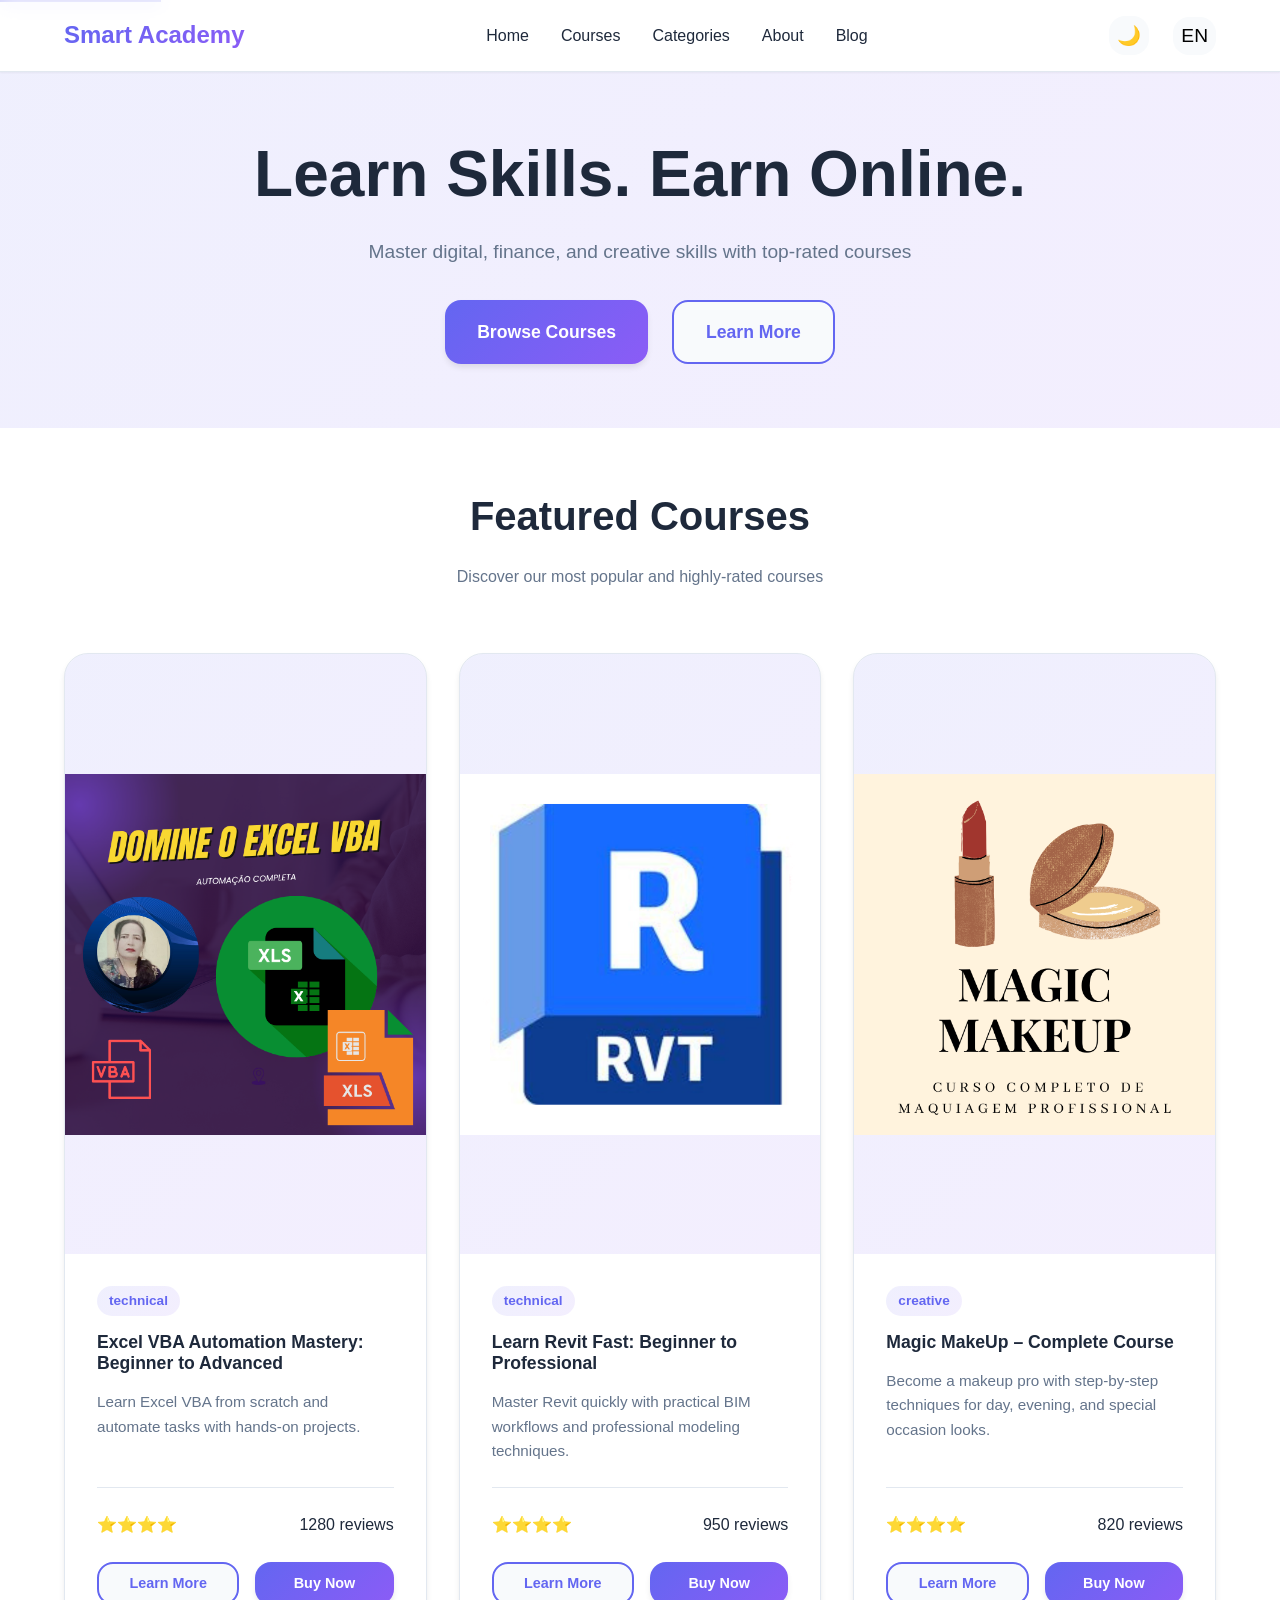
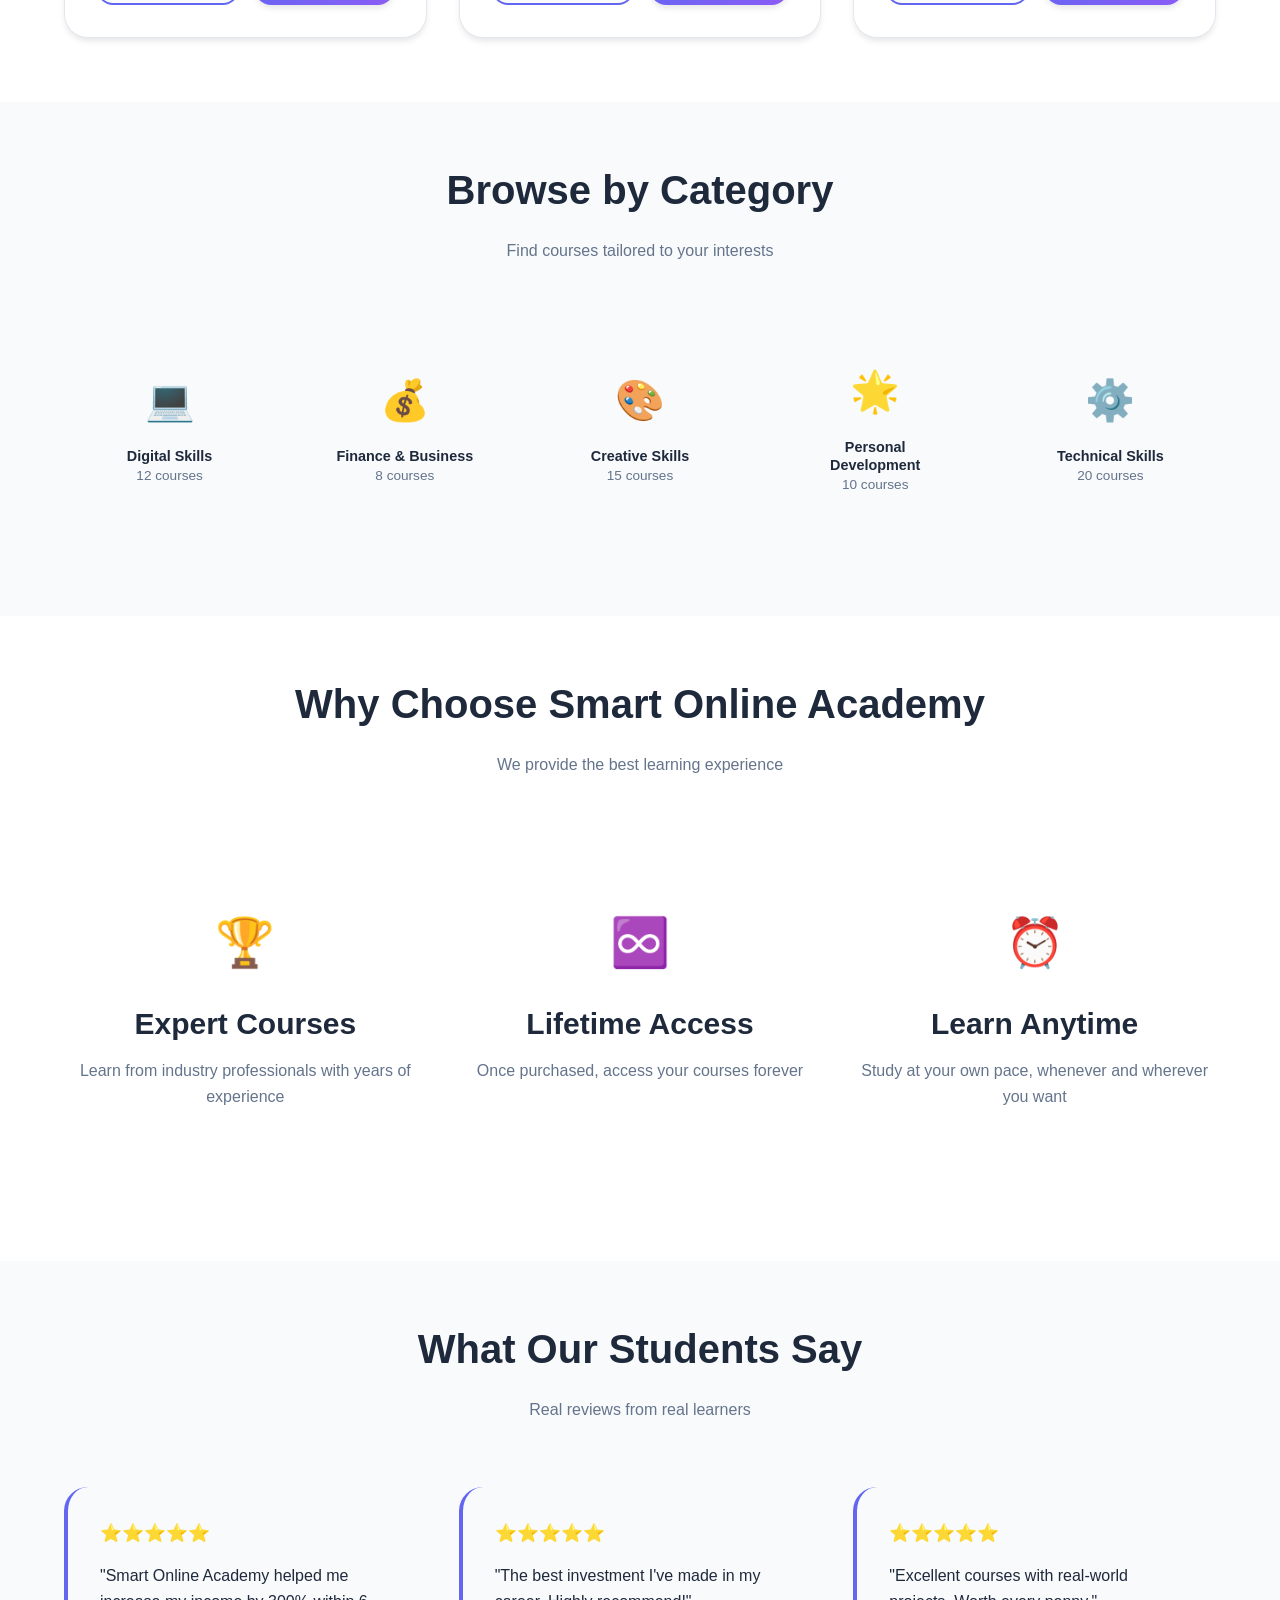
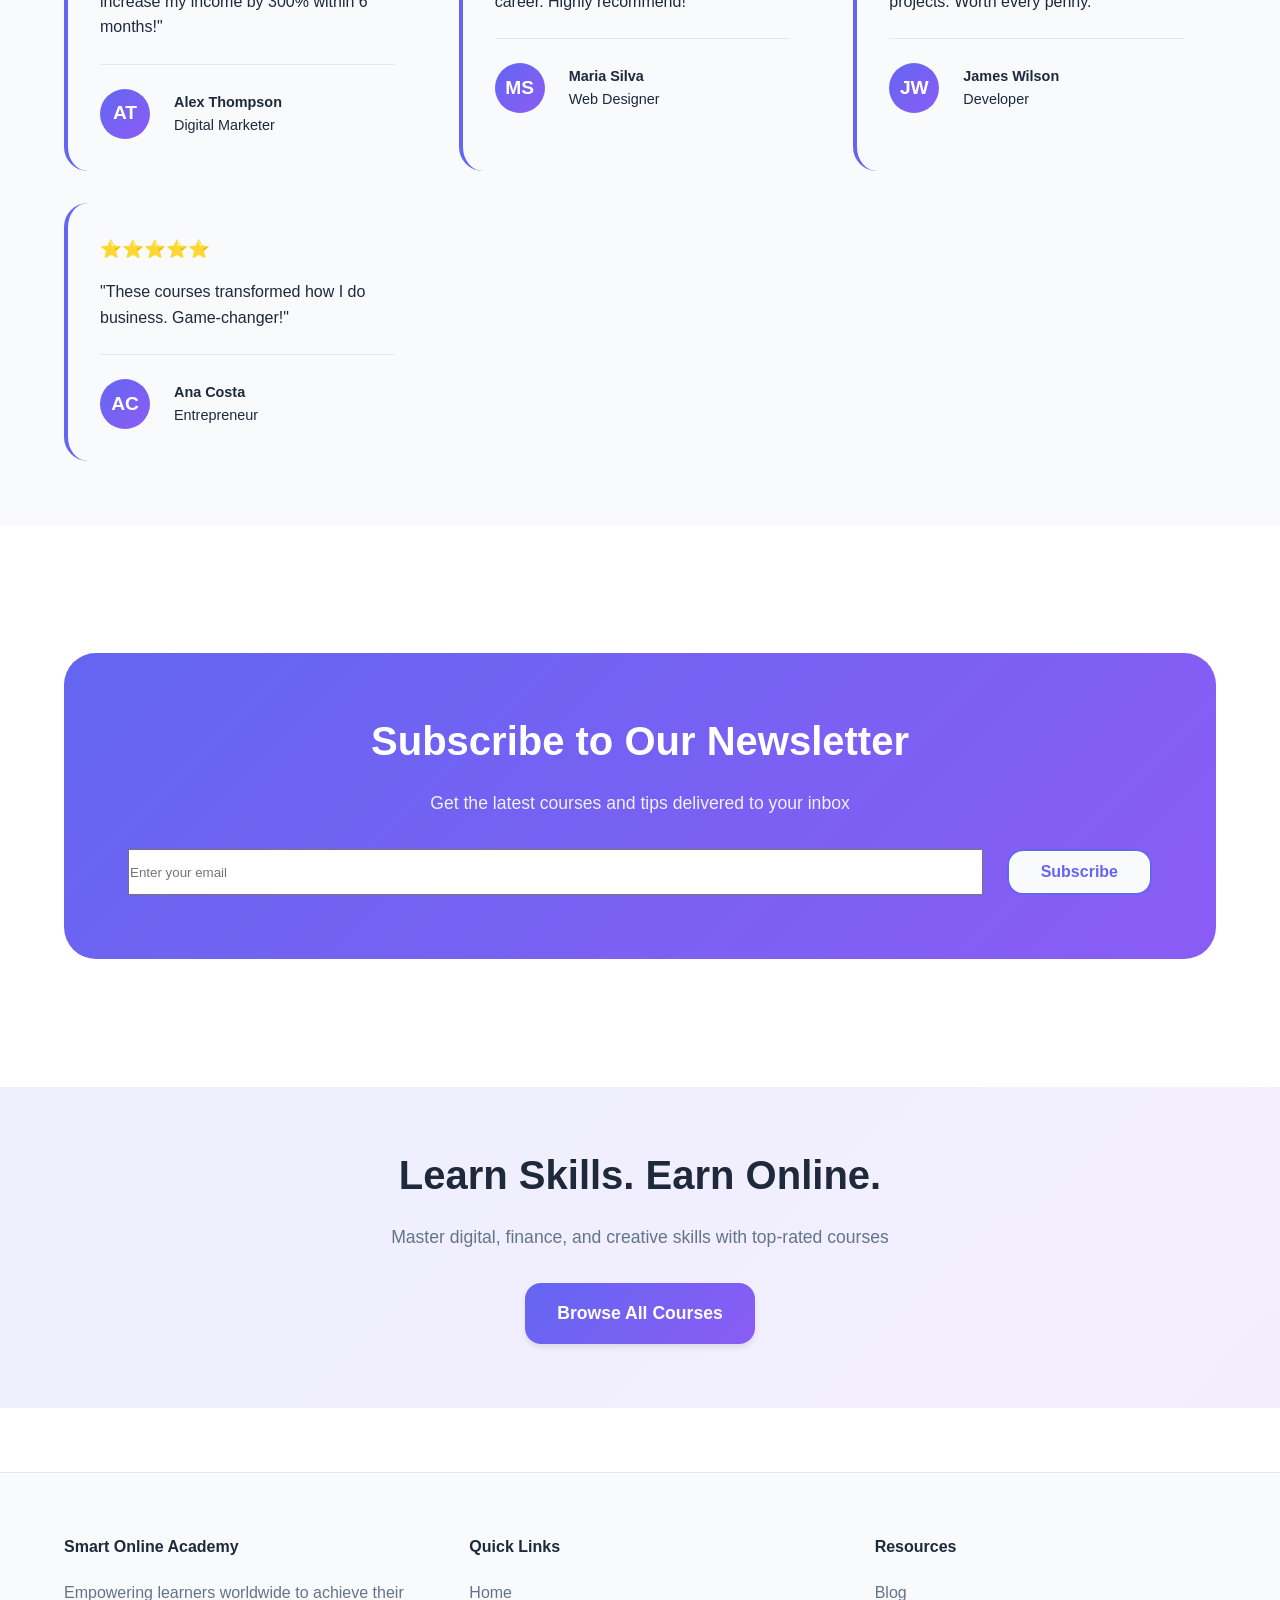
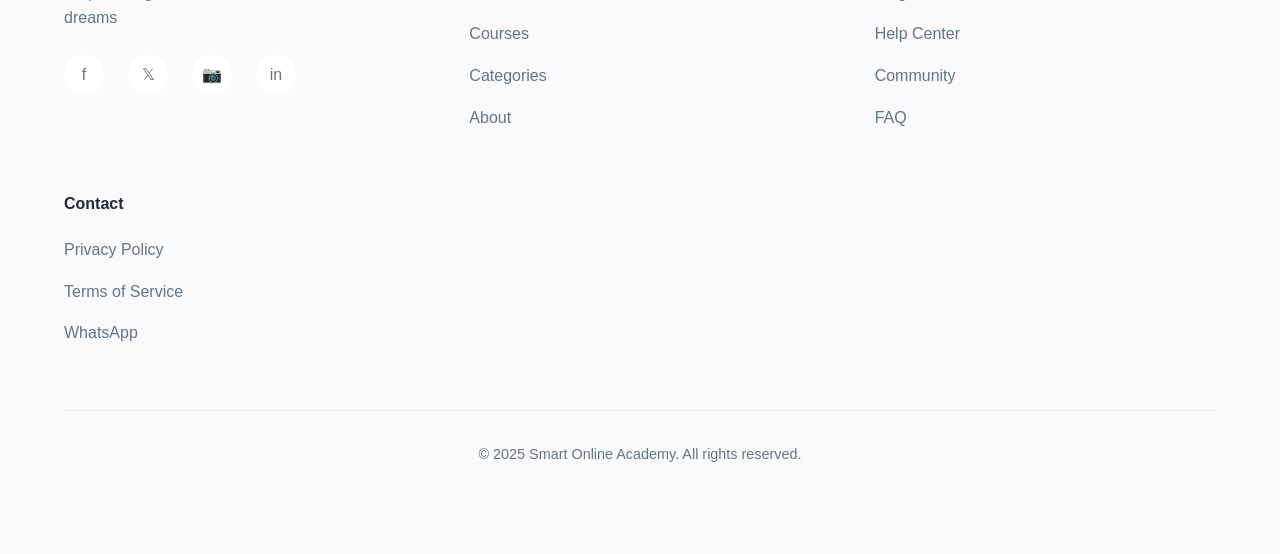
<file: index.html>
<!DOCTYPE html>
<html lang="en">
<head>
    <meta charset="UTF-8">
    <meta name="viewport" content="width=device-width, initial-scale=1.0">
    <meta name="title" content="Best Online Courses - Smart Online Academy">
    <meta name="description" content="Learn digital skills, AI, and earn online with top courses">
    <meta name="keywords" content="online courses, earn online, AI course, digital marketing">
    <meta name="author" content="Smart Online Academy">
    <meta name="robots" content="index, follow">
    <meta name="google-site-verification" content="8uaSpe8C0XChTh4nkSGrpMi25v50Y1DEXvcRKEdQI9Q" />
    <meta property="og:title" content="Smart Online Academy - Learn Skills. Earn Online.">
    <meta property="og:description" content="Master digital, finance, and creative skills with top-rated courses">
    <meta property="og:type" content="website">
    <meta property="og:image" content="https://via.placeholder.com/1200x630/6366f1/ffffff?text=Smart+Online+Academy">
    
    <title>Smart Online Academy - Learn Skills. Earn Online.</title>
    <link rel="canonical" href="https://smartonlineacademy.com/">
    <link rel="stylesheet" href="assets/css/style.css">
</head>
<body data-page="home">
    <a href="#main-content" class="skip-to-content">Skip to main content</a>
    
    <!-- Navigation -->
    <nav role="navigation">
        <div class="nav-container">
            <a href="index.html" class="nav-brand">Smart Academy</a>
            <button class="mobile-menu-toggle" aria-label="Toggle menu">☰</button>
            <ul class="nav-menu">
                <li><a href="index.html" id="nav-home">Home</a></li>
                <li><a href="courses.html" id="nav-courses">Courses</a></li>
                <li><a href="categories.html" id="nav-categories">Categories</a></li>
                <li><a href="about.html" id="nav-about">About</a></li>
                <li><a href="blog.html" id="nav-blog">Blog</a></li>
            </ul>
            <div class="nav-controls">
                <button class="theme-toggle" aria-label="Toggle theme">🌙</button>
                <button class="lang-toggle" aria-label="Toggle language">EN</button>
            </div>
        </div>
    </nav>

    <!-- Hero Section -->
    <section class="hero" id="main-content">
        <div class="container">
            <h1 id="hero-title">Learn Skills. Earn Online.</h1>
            <p id="hero-subtitle" style="font-size: 1.2rem; color: var(--text-secondary); margin-bottom: var(--spacing-lg);">
                Master digital, finance, and creative skills with top-rated courses
            </p>
            <div class="hero-buttons">
                <a href="courses.html" class="btn btn-primary btn-lg">Browse Courses</a>
                <a href="#featured" class="btn btn-secondary btn-lg">Learn More</a>
            </div>
        </div>
    </section>

    <!-- Featured Courses -->
    <section class="section featured-courses" id="featured">
        <div class="container">
            <div class="section-title">
                <h2 id="featured-title">Featured Courses</h2>
                <p id="featured-desc" style="color: var(--text-secondary);">Discover our most popular and highly-rated courses</p>
            </div>
            <div class="grid grid-3" data-featured-courses></div>
        </div>
    </section>

    <!-- Categories Section -->
    <section class="section" style="background: var(--background-alt);">
        <div class="container">
            <div class="section-title">
                <h2 id="categories-title">Browse by Category</h2>
                <p id="categories-desc" style="color: var(--text-secondary);">Find courses tailored to your interests</p>
            </div>
            <div class="category-grid">
                <div class="category-card">
                    <div class="category-icon">💻</div>
                    <h4>Digital Skills</h4>
                    <p class="category-count">12 courses</p>
                </div>
                <div class="category-card">
                    <div class="category-icon">💰</div>
                    <h4>Finance & Business</h4>
                    <p class="category-count">8 courses</p>
                </div>
                <div class="category-card">
                    <div class="category-icon">🎨</div>
                    <h4>Creative Skills</h4>
                    <p class="category-count">15 courses</p>
                </div>
                <div class="category-card">
                    <div class="category-icon">🌟</div>
                    <h4>Personal Development</h4>
                    <p class="category-count">10 courses</p>
                </div>
                <div class="category-card">
                    <div class="category-icon">⚙️</div>
                    <h4>Technical Skills</h4>
                    <p class="category-count">20 courses</p>
                </div>
            </div>
        </div>
    </section>

    <!-- Why Choose Us -->
    <section class="section">
        <div class="container">
            <div class="section-title">
                <h2 id="why-choose-title">Why Choose Smart Online Academy</h2>
                <p style="color: var(--text-secondary);">We provide the best learning experience</p>
            </div>
            <div class="features">
                <div class="feature">
                    <div class="feature-icon">🏆</div>
                    <h3>Expert Courses</h3>
                    <p style="color: var(--text-secondary);">Learn from industry professionals with years of experience</p>
                </div>
                <div class="feature">
                    <div class="feature-icon">♾️</div>
                    <h3>Lifetime Access</h3>
                    <p style="color: var(--text-secondary);">Once purchased, access your courses forever</p>
                </div>
                <div class="feature">
                    <div class="feature-icon">⏰</div>
                    <h3>Learn Anytime</h3>
                    <p style="color: var(--text-secondary);">Study at your own pace, whenever and wherever you want</p>
                </div>
            </div>
        </div>
    </section>

    <!-- Testimonials -->
    <section class="section" style="background: var(--background-alt);">
        <div class="container">
            <div class="section-title">
                <h2 id="testimonials-title">What Our Students Say</h2>
                <p id="testimonials-desc" style="color: var(--text-secondary);">Real reviews from real learners</p>
            </div>
            <div class="testimonials" data-testimonials></div>
        </div>
    </section>

    <!-- Newsletter CTA -->
    <section class="section">
        <div class="container">
            <div class="cta-banner">
                <h2 id="newsletter-title">Subscribe to Our Newsletter</h2>
                <p id="newsletter-desc">Get the latest courses and tips delivered to your inbox</p>
                <form class="newsletter" data-newsletter-form>
                    <input type="email" placeholder="Enter your email" required>
                    <button type="submit" class="btn btn-secondary">Subscribe</button>
                </form>
            </div>
        </div>
    </section>

    <!-- CTA Banner -->
    <section class="section" style="background: var(--gradient-light);">
        <div class="container text-center">
            <h2 id="cta-title" style="margin-bottom: var(--spacing-md);">Start Learning Today</h2>
            <p id="cta-subtitle" style="color: var(--text-secondary); margin-bottom: var(--spacing-lg); font-size: 1.1rem;">
                Join thousands of students already learning on Smart Online Academy
            </p>
            <a href="courses.html" class="btn btn-primary btn-lg">Browse All Courses</a>
        </div>
    </section>

    <!-- Footer -->
    <footer>
        <div class="container">
            <div class="footer-content">
                <div class="footer-section">
                    <h4>Smart Online Academy</h4>
                    <p style="color: var(--text-secondary);">Empowering learners worldwide to achieve their dreams</p>
                    <div class="footer-social">
                        <a href="https://facebook.com" aria-label="Facebook">f</a>
                        <a href="https://twitter.com" aria-label="Twitter">𝕏</a>
                        <a href="https://instagram.com" aria-label="Instagram">📷</a>
                        <a href="https://linkedin.com" aria-label="LinkedIn">in</a>
                    </div>
                </div>
                <div class="footer-section">
                    <h4>Quick Links</h4>
                    <ul>
                        <li><a href="index.html">Home</a></li>
                        <li><a href="courses.html">Courses</a></li>
                        <li><a href="categories.html">Categories</a></li>
                        <li><a href="about.html">About</a></li>
                    </ul>
                </div>
                <div class="footer-section">
                    <h4>Resources</h4>
                    <ul>
                        <li><a href="blog.html">Blog</a></li>
                        <li><a href="#">Help Center</a></li>
                        <li><a href="#">Community</a></li>
                        <li><a href="#">FAQ</a></li>
                    </ul>
                </div>
                <div class="footer-section">
                    <h4>Contact</h4>
                    <ul>
                        <li><a href="#">Privacy Policy</a></li>
                        <li><a href="#">Terms of Service</a></li>
                        <li><a href="https://wa.me/1234567890">WhatsApp</a></li>
                    </ul>
                </div>
            </div>
            <div class="footer-bottom">
                <p id="footer-copyright">© 2025 Smart Online Academy. All rights reserved.</p>
            </div>
        </div>
    </footer>

    <!-- Back to Top Button -->
    <button class="back-to-top" aria-label="Back to top">↑</button>

    <!-- Scripts -->
    <script src="assets/js/script.js"></script>
</body>
</html>
</file>
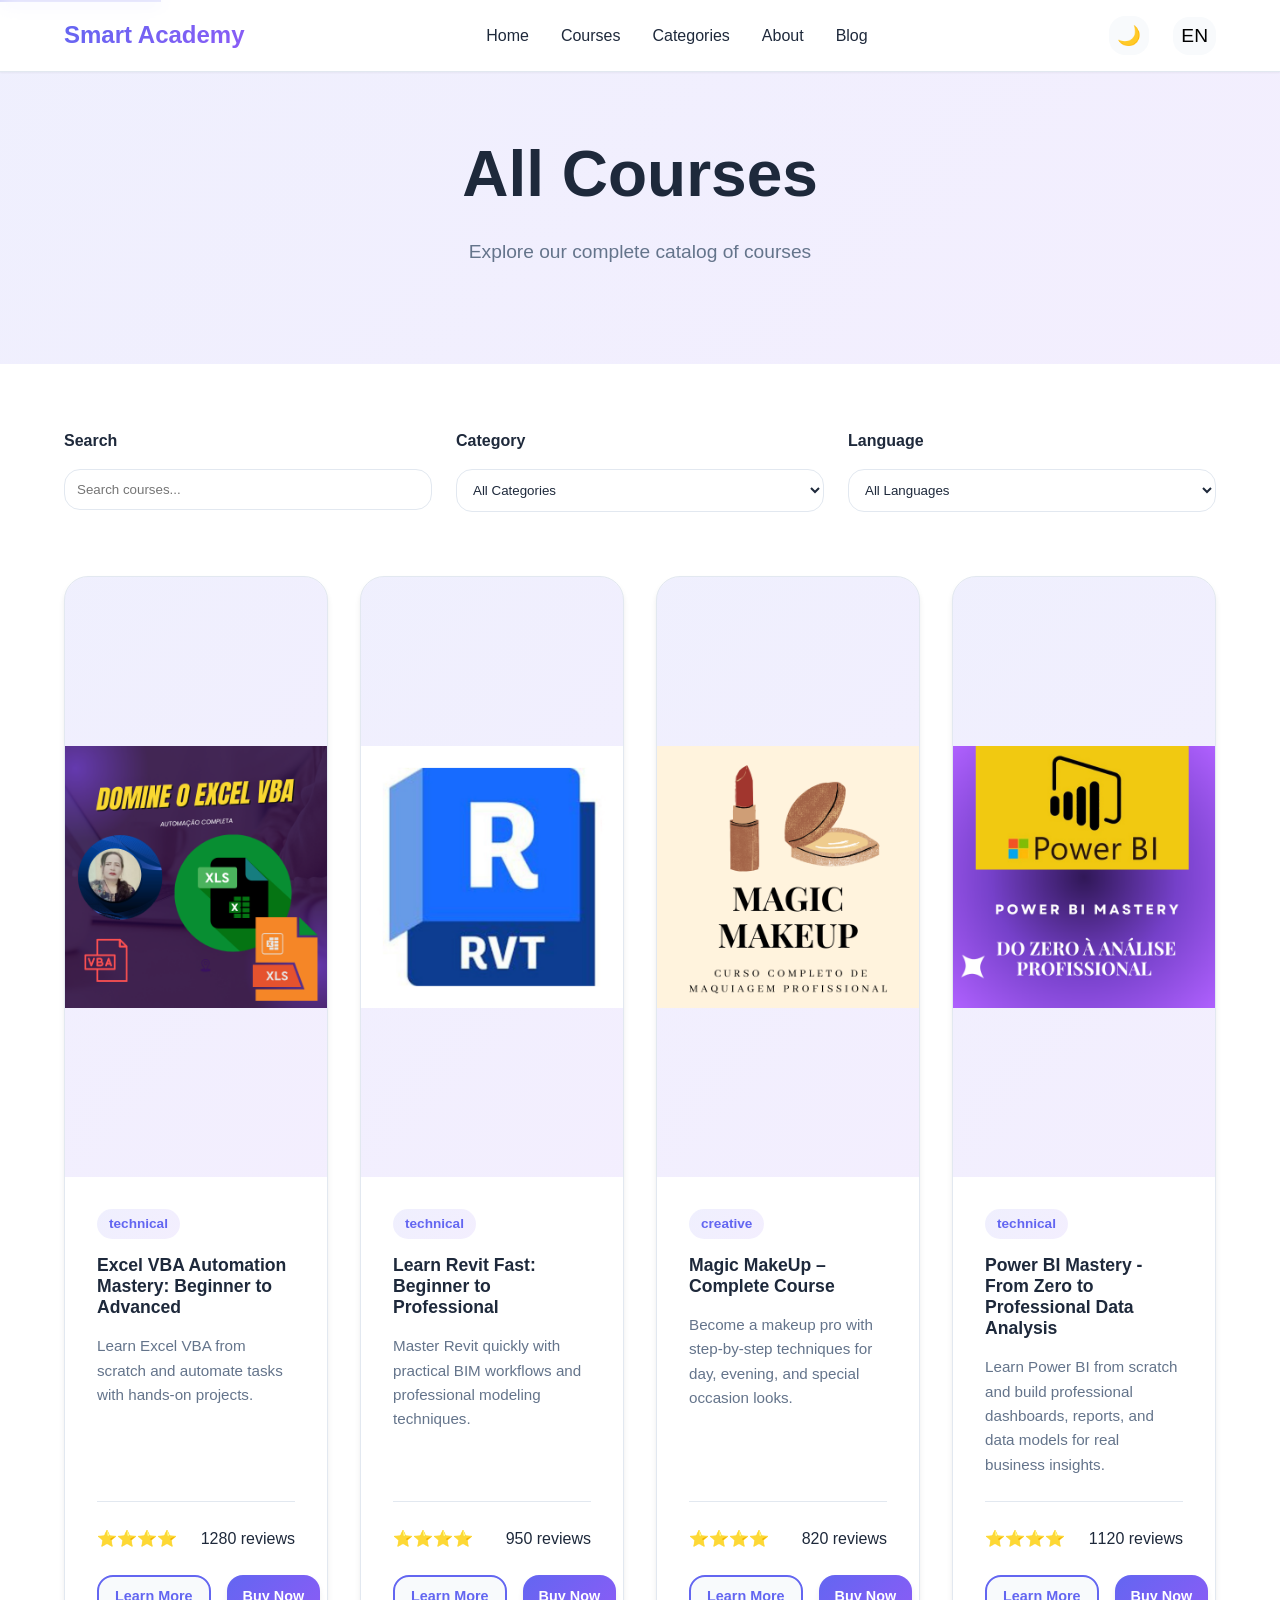
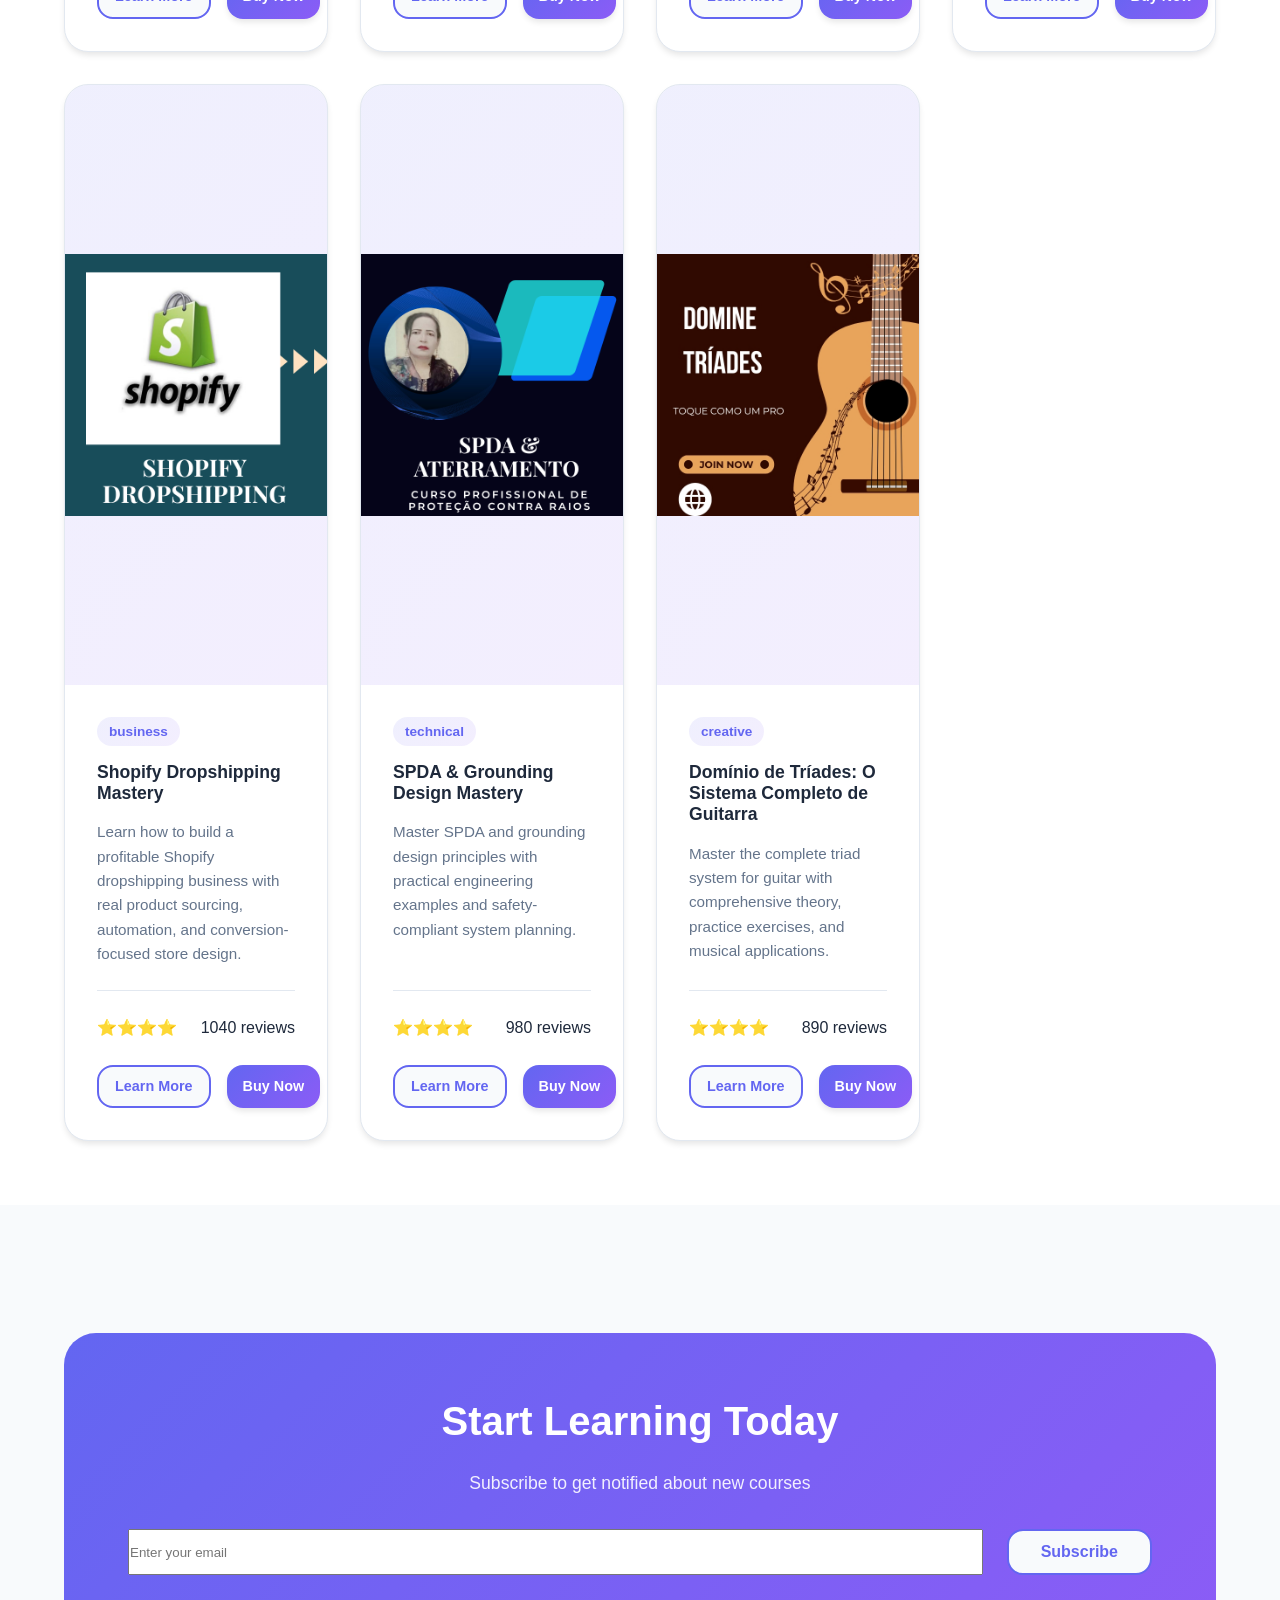
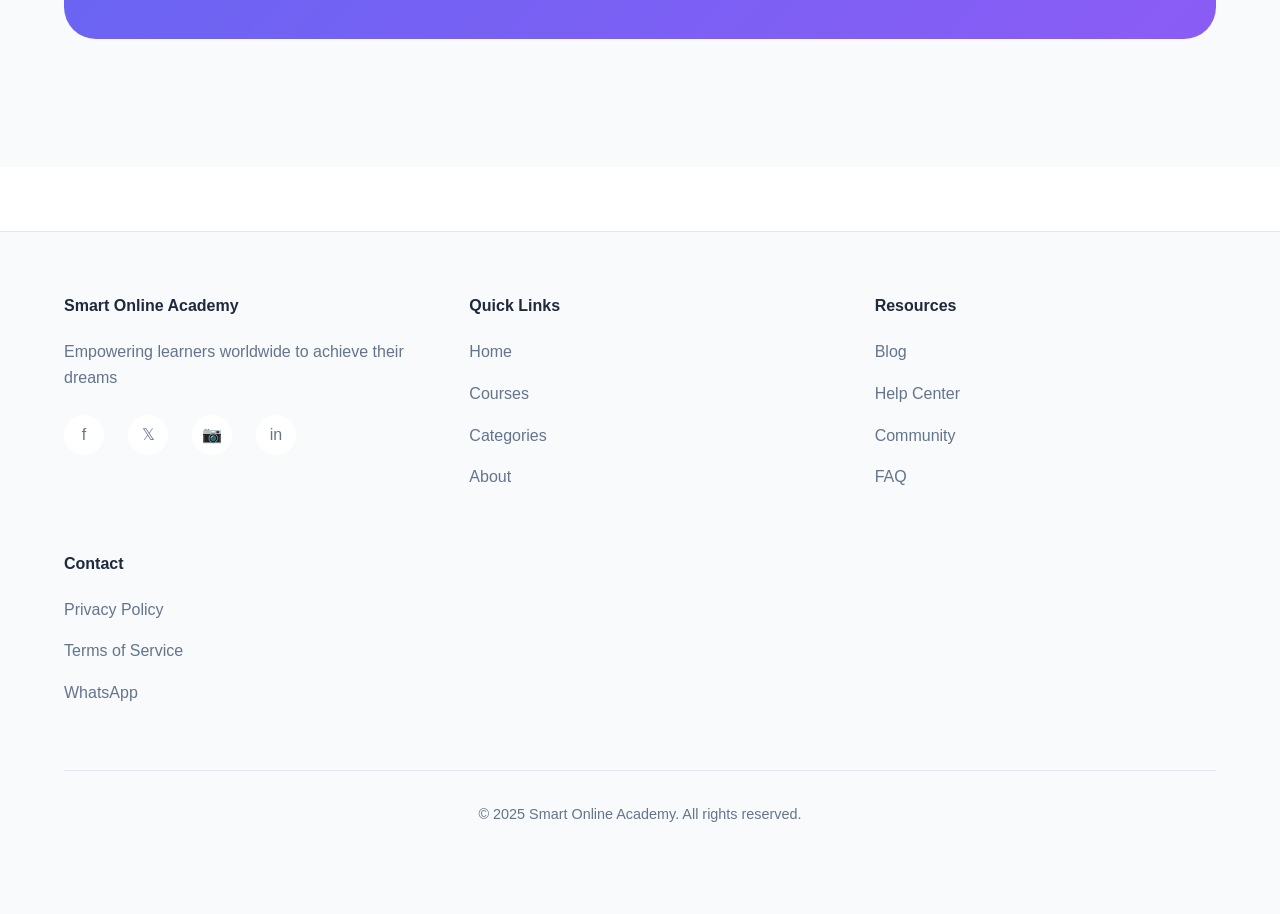
<file: courses.html>
<!DOCTYPE html>
<html lang="en">
<head>
    <meta charset="UTF-8">
    <meta name="viewport" content="width=device-width, initial-scale=1.0">
    <meta name="description" content="Browse all courses at Smart Online Academy. Filter by category, language, and find the perfect course to learn new skills.">
    <meta name="keywords" content="online courses, course catalog, digital marketing, programming, finance courses">
    <meta name="robots" content="index, follow">
    <meta property="og:title" content="All Courses - Smart Online Academy">
    <meta property="og:description" content="Browse and filter our complete course catalog">
    
    <title>All Courses - Smart Online Academy</title>
    <link rel="canonical" href="https://smartonlineacademy.com/courses">
    <link rel="stylesheet" href="assets/css/style.css">
</head>
<body data-page="courses">
    <a href="#main-content" class="skip-to-content">Skip to main content</a>
    
    <!-- Navigation -->
    <nav role="navigation">
        <div class="nav-container">
            <a href="index.html" class="nav-brand">Smart Academy</a>
            <button class="mobile-menu-toggle" aria-label="Toggle menu">☰</button>
            <ul class="nav-menu">
                <li><a href="index.html" id="nav-home">Home</a></li>
                <li><a href="courses.html" id="nav-courses">Courses</a></li>
                <li><a href="categories.html" id="nav-categories">Categories</a></li>
                <li><a href="about.html" id="nav-about">About</a></li>
                <li><a href="blog.html" id="nav-blog">Blog</a></li>
            </ul>
            <div class="nav-controls">
                <button class="theme-toggle" aria-label="Toggle theme">🌙</button>
                <button class="lang-toggle" aria-label="Toggle language">EN</button>
            </div>
        </div>
    </nav>

    <!-- Hero Section -->
    <section class="hero" id="main-content">
        <div class="container">
            <h1>All Courses</h1>
            <p>Explore our complete catalog of courses</p>
        </div>
    </section>

    <!-- Main Content -->
    <section class="section">
        <div class="container">
            <!-- Filters -->
            <div class="filters">
                <div class="filter-group">
                    <label for="search">Search</label>
                    <input type="text" id="search" placeholder="Search courses..." data-course-search>
                </div>
                <div class="filter-group">
                    <label for="category">Category</label>
                    <select id="category" data-category-filter>
                        <option value="">All Categories</option>
                        <option value="digital">Digital Skills</option>
                        <option value="finance">Finance & Business</option>
                        <option value="creative">Creative Skills</option>
                        <option value="personal">Personal Development</option>
                        <option value="technical">Technical Skills</option>
                    </select>
                </div>
                <div class="filter-group">
                    <label for="language">Language</label>
                    <select id="language" data-language-filter>
                        <option value="">All Languages</option>
                        <option value="en">English</option>
                        <option value="pt">Português</option>
                    </select>
                </div>
            </div>

            <!-- Courses Grid -->
            <div class="grid grid-3" data-courses-container></div>
        </div>
    </section>

    <!-- Newsletter CTA -->
    <section class="section" style="background: var(--background-alt);">
        <div class="container">
            <div class="cta-banner" style="background: var(--gradient-primary);">
                <h2>Start Learning Today</h2>
                <p>Subscribe to get notified about new courses</p>
                <form class="newsletter" data-newsletter-form>
                    <input type="email" placeholder="Enter your email" required>
                    <button type="submit" class="btn btn-secondary">Subscribe</button>
                </form>
            </div>
        </div>
    </section>

    <!-- Footer -->
    <footer>
        <div class="container">
            <div class="footer-content">
                <div class="footer-section">
                    <h4>Smart Online Academy</h4>
                    <p style="color: var(--text-secondary);">Empowering learners worldwide to achieve their dreams</p>
                    <div class="footer-social">
                        <a href="https://facebook.com" aria-label="Facebook">f</a>
                        <a href="https://twitter.com" aria-label="Twitter">𝕏</a>
                        <a href="https://instagram.com" aria-label="Instagram">📷</a>
                        <a href="https://linkedin.com" aria-label="LinkedIn">in</a>
                    </div>
                </div>
                <div class="footer-section">
                    <h4>Quick Links</h4>
                    <ul>
                        <li><a href="index.html">Home</a></li>
                        <li><a href="courses.html">Courses</a></li>
                        <li><a href="categories.html">Categories</a></li>
                        <li><a href="about.html">About</a></li>
                    </ul>
                </div>
                <div class="footer-section">
                    <h4>Resources</h4>
                    <ul>
                        <li><a href="blog.html">Blog</a></li>
                        <li><a href="#">Help Center</a></li>
                        <li><a href="#">Community</a></li>
                        <li><a href="#">FAQ</a></li>
                    </ul>
                </div>
                <div class="footer-section">
                    <h4>Contact</h4>
                    <ul>
                        <li><a href="#">Privacy Policy</a></li>
                        <li><a href="#">Terms of Service</a></li>
                        <li><a href="https://wa.me/1234567890">WhatsApp</a></li>
                    </ul>
                </div>
            </div>
            <div class="footer-bottom">
                <p>© 2025 Smart Online Academy. All rights reserved.</p>
            </div>
        </div>
    </footer>

    <!-- Back to Top Button -->
    <button class="back-to-top" aria-label="Back to top">↑</button>

    <!-- Scripts -->
    <script src="assets/js/script.js"></script>
</body>
</html>
</file>
<file: assets/css/style.css>
/* ========================================
   Smart Online Academy - Main Stylesheet
   Modern Design with Glassmorphism & Gradients
   ======================================== */

/* Root Variables */
:root {
  /* Colors */
  --primary: #6366f1;
  --primary-dark: #4f46e5;
  --secondary: #8b5cf6;
  --accent: #ec4899;
  --background: #ffffff;
  --background-alt: #f8fafc;
  --text-primary: #1e293b;
  --text-secondary: #64748b;
  --border: #e2e8f0;
  --success: #10b981;
  --danger: #ef4444;
  
  /* Dark Mode */
  --dark-bg: #0f172a;
  --dark-bg-alt: #1e293b;
  --dark-text: #f1f5f9;
  --dark-text-secondary: #cbd5e1;
  --dark-border: #334155;
  
  /* Gradients */
  --gradient-primary: linear-gradient(135deg, #6366f1 0%, #8b5cf6 100%);
  --gradient-secondary: linear-gradient(135deg, #8b5cf6 0%, #ec4899 100%);
  --gradient-light: linear-gradient(135deg, rgba(99, 102, 241, 0.1) 0%, rgba(139, 92, 246, 0.1) 100%);
  
  /* Spacing */
  --spacing-xs: 0.5rem;
  --spacing-sm: 1rem;
  --spacing-md: 1.5rem;
  --spacing-lg: 2rem;
  --spacing-xl: 3rem;
  --spacing-2xl: 4rem;
  
  /* Typography */
  --font-sans: -apple-system, BlinkMacSystemFont, 'Segoe UI', Roboto, 'Helvetica Neue', Arial, sans-serif;
  --font-mono: 'SF Mono', Monaco, 'Cascadia Code', 'Roboto Mono', Consolas, 'Courier New', monospace;
  
  /* Border Radius */
  --radius-sm: 0.5rem;
  --radius-md: 1rem;
  --radius-lg: 1.5rem;
  --radius-xl: 2rem;
  
  /* Shadows */
  --shadow-sm: 0 1px 2px 0 rgba(0, 0, 0, 0.05);
  --shadow-md: 0 4px 6px -1px rgba(0, 0, 0, 0.1);
  --shadow-lg: 0 10px 15px -3px rgba(0, 0, 0, 0.1);
  --shadow-xl: 0 20px 25px -5px rgba(0, 0, 0, 0.1);
  --shadow-2xl: 0 25px 50px -12px rgba(0, 0, 0, 0.15);
  
  /* Transitions */
  --transition-fast: 150ms ease;
  --transition-base: 300ms ease;
  --transition-slow: 500ms ease;
}

/* Dark Mode Root */
body.dark-mode {
  --background: var(--dark-bg);
  --background-alt: var(--dark-bg-alt);
  --text-primary: var(--dark-text);
  --text-secondary: var(--dark-text-secondary);
  --border: var(--dark-border);
}

/* Reset & Base Styles */
* {
  margin: 0;
  padding: 0;
  box-sizing: border-box;
}

html {
  scroll-behavior: smooth;
}

body {
  font-family: var(--font-sans);
  background-color: var(--background);
  color: var(--text-primary);
  line-height: 1.6;
  transition: background-color var(--transition-base), color var(--transition-base);
}

/* Typography */
h1, h2, h3, h4, h5, h6 {
  font-weight: 600;
  line-height: 1.2;
  margin-bottom: var(--spacing-md);
}

h1 {
  font-size: clamp(2rem, 5vw, 4rem);
}

h2 {
  font-size: clamp(1.5rem, 4vw, 2.5rem);
}

h3 {
  font-size: clamp(1.25rem, 3vw, 1.875rem);
}

p {
  margin-bottom: var(--spacing-md);
}

a {
  color: var(--primary);
  text-decoration: none;
  transition: color var(--transition-fast);
}

a:hover {
  color: var(--primary-dark);
}

/* Buttons */
.btn {
  display: inline-flex;
  align-items: center;
  justify-content: center;
  gap: var(--spacing-sm);
  padding: 0.75rem 1.5rem;
  border: none;
  border-radius: var(--radius-md);
  font-size: 1rem;
  font-weight: 600;
  cursor: pointer;
  transition: all var(--transition-base);
  text-decoration: none;
  white-space: nowrap;
  user-select: none;
}

.btn-primary {
  background: var(--gradient-primary);
  color: white;
  box-shadow: var(--shadow-md);
}

.btn-primary:hover {
  transform: translateY(-2px);
  box-shadow: var(--shadow-lg);
}

.btn-secondary {
  background: var(--background-alt);
  color: var(--primary);
  border: 2px solid var(--primary);
}

.btn-secondary:hover {
  background: var(--primary);
  color: white;
}

.btn-lg {
  padding: 1rem 2rem;
  font-size: 1.1rem;
}

.btn-sm {
  padding: 0.5rem 1rem;
  font-size: 0.9rem;
}

/* Container */
.container {
  max-width: 1200px;
  margin: 0 auto;
  padding: 0 var(--spacing-md);
}

/* Sections */
.section {
  padding: var(--spacing-2xl) 0;
}

.section-title {
  text-align: center;
  margin-bottom: var(--spacing-2xl);
}

.section-title h2 {
  margin-bottom: var(--spacing-md);
}

/* Grid Layouts */
.grid {
  display: grid;
  gap: var(--spacing-lg);
}

.grid-2 {
  grid-template-columns: repeat(auto-fit, minmax(300px, 1fr));
}

.grid-3 {
  grid-template-columns: repeat(auto-fit, minmax(250px, 1fr));
}

.grid-4 {
  grid-template-columns: repeat(auto-fit, minmax(200px, 1fr));
}

@media (max-width: 768px) {
  .grid-2, .grid-3, .grid-4 {
    grid-template-columns: 1fr;
  }
}

/* Cards */
.card {
  background: var(--background);
  border: 1px solid var(--border);
  border-radius: var(--radius-lg);
  padding: var(--spacing-lg);
  box-shadow: var(--shadow-md);
  transition: all var(--transition-base);
}

.card:hover {
  transform: translateY(-5px);
  box-shadow: var(--shadow-lg);
  border-color: var(--primary);
}

.card-image {
  width: 100%;
  height: 200px;
  background: var(--gradient-light);
  border-radius: var(--radius-md);
  margin-bottom: var(--spacing-md);
  overflow: hidden;
}

.card-image img {
  width: 100%;
  height: 100%;
  object-fit: cover;
}

.card-body h3 {
  margin-bottom: var(--spacing-sm);
}

.card-body p {
  color: var(--text-secondary);
  margin-bottom: var(--spacing-md);
  font-size: 0.95rem;
}

.card-footer {
  display: flex;
  justify-content: space-between;
  align-items: center;
  padding-top: var(--spacing-md);
  border-top: 1px solid var(--border);
}

/* Navbar */
nav {
  position: sticky;
  top: 0;
  z-index: 1000;
  background: rgba(255, 255, 255, 0.7);
  backdrop-filter: blur(10px);
  border-bottom: 1px solid var(--border);
  box-shadow: var(--shadow-sm);
  transition: all var(--transition-base);
}

body.dark-mode nav {
  background: rgba(15, 23, 42, 0.7);
}

.nav-container {
  display: flex;
  justify-content: space-between;
  align-items: center;
  padding: 1rem 0;
  max-width: 1200px;
  margin: 0 auto;
  padding-left: var(--spacing-md);
  padding-right: var(--spacing-md);
}

.nav-brand {
  font-size: 1.5rem;
  font-weight: 700;
  background: var(--gradient-primary);
  -webkit-background-clip: text;
  -webkit-text-fill-color: transparent;
  background-clip: text;
}

.nav-menu {
  display: flex;
  list-style: none;
  gap: var(--spacing-lg);
  align-items: center;
}

.nav-menu a {
  color: var(--text-primary);
  font-weight: 500;
  transition: color var(--transition-fast);
}

.nav-menu a:hover {
  color: var(--primary);
}

.nav-controls {
  display: flex;
  gap: var(--spacing-md);
  align-items: center;
}

.theme-toggle, .lang-toggle {
  background: var(--background-alt);
  border: none;
  border-radius: var(--radius-md);
  padding: 0.5rem;
  cursor: pointer;
  transition: all var(--transition-fast);
  font-size: 1.2rem;
}

.theme-toggle:hover, .lang-toggle:hover {
  background: var(--primary);
  color: white;
}

.mobile-menu-toggle {
  display: none;
  background: none;
  border: none;
  font-size: 1.5rem;
  cursor: pointer;
}

@media (max-width: 768px) {
  .nav-menu {
    display: none;
    position: absolute;
    top: 100%;
    left: 0;
    right: 0;
    flex-direction: column;
    background: var(--background);
    padding: var(--spacing-lg);
    gap: var(--spacing-md);
    box-shadow: var(--shadow-lg);
  }

  .nav-menu.active {
    display: flex;
  }

  .mobile-menu-toggle {
    display: block;
  }
}

/* Hero Section */
.hero {
  background: var(--gradient-light);
  padding: var(--spacing-2xl) 0;
  text-align: center;
  animation: fadeInDown 0.8s ease;
}

.hero h1 {
  margin-bottom: var(--spacing-md);
  animation: fadeInUp 0.8s ease 0.2s both;
}

.hero p {
  font-size: 1.2rem;
  color: var(--text-secondary);
  margin-bottom: var(--spacing-lg);
  animation: fadeInUp 0.8s ease 0.4s both;
}

.hero-buttons {
  display: flex;
  gap: var(--spacing-md);
  justify-content: center;
  flex-wrap: wrap;
  animation: fadeInUp 0.8s ease 0.6s both;
}

/* Featured Courses */
.featured-courses {
  background: var(--background);
  padding: var(--spacing-2xl) 0;
}

/* Category Grid */
.category-grid {
  display: grid;
  grid-template-columns: repeat(auto-fit, minmax(150px, 1fr));
  gap: var(--spacing-md);
}

.category-card {
  display: flex;
  flex-direction: column;
  align-items: center;
  justify-content: center;
  padding: var(--spacing-lg);
  background: var(--background-alt);
  border-radius: var(--radius-lg);
  cursor: pointer;
  transition: all var(--transition-base);
  text-align: center;
}

.category-card:hover {
  background: var(--gradient-light);
  transform: scale(1.05);
}

.category-icon {
  font-size: 2.5rem;
  margin-bottom: var(--spacing-sm);
}

.category-card h4 {
  margin-bottom: 0;
  font-size: 0.9rem;
}

.category-count {
  font-size: 0.85rem;
  color: var(--text-secondary);
}

/* Features */
.features {
  display: grid;
  grid-template-columns: repeat(auto-fit, minmax(250px, 1fr));
  gap: var(--spacing-lg);
  padding: var(--spacing-2xl) 0;
}

.feature {
  text-align: center;
}

.feature-icon {
  font-size: 3rem;
  margin-bottom: var(--spacing-md);
}

.feature h3 {
  margin-bottom: var(--spacing-sm);
}

/* Testimonials */
.testimonials {
  display: grid;
  grid-template-columns: repeat(auto-fit, minmax(300px, 1fr));
  gap: var(--spacing-lg);
}

.testimonial {
  background: var(--background-alt);
  padding: var(--spacing-lg);
  border-radius: var(--radius-lg);
  border-left: 4px solid var(--primary);
}

.testimonial-author {
  display: flex;
  align-items: center;
  gap: var(--spacing-md);
  margin-top: var(--spacing-md);
  padding-top: var(--spacing-md);
  border-top: 1px solid var(--border);
}

.testimonial-avatar {
  width: 50px;
  height: 50px;
  border-radius: 50%;
  background: var(--gradient-primary);
  display: flex;
  align-items: center;
  justify-content: center;
  color: white;
  font-weight: 700;
  font-size: 1.2rem;
}

.testimonial-meta p {
  margin: 0;
  font-size: 0.9rem;
}

.testimonial-rating {
  color: #fbbf24;
  font-size: 1.1rem;
  margin-bottom: var(--spacing-sm);
}

/* Course Cards */
.course-card {
  background: var(--background);
  border-radius: var(--radius-lg);
  overflow: hidden;
  border: 1px solid var(--border);
  box-shadow: var(--shadow-md);
  transition: all var(--transition-base);
  display: flex;
  flex-direction: column;
}

.course-card:hover {
  transform: translateY(-8px);
  box-shadow: var(--shadow-xl);
}

.course-image {
  width: 100%;
  aspect-ratio: 1 / 1;
  min-height: 600px;
  max-height: 600px;
  background: var(--gradient-light);
  overflow: hidden;
}

.course-image img {
  width: 100%;
  height: 100%;
  object-fit: contain;
  object-position: center;
  transition: transform var(--transition-base);
}

.course-card:hover .course-image img {
  transform: scale(1.05);
}

.course-info {
  padding: var(--spacing-lg);
  flex: 1;
  display: flex;
  flex-direction: column;
}

.course-category {
  display: inline-block;
  background: var(--gradient-light);
  color: var(--primary);
  padding: 0.25rem 0.75rem;
  border-radius: 20px;
  font-size: 0.85rem;
  font-weight: 600;
  margin-bottom: var(--spacing-sm);
  width: fit-content;
}

.course-title {
  font-size: 1.1rem;
  margin-bottom: var(--spacing-sm);
}

.course-description {
  color: var(--text-secondary);
  font-size: 0.95rem;
  margin-bottom: var(--spacing-md);
  flex: 1;
}

.course-meta {
  display: flex;
  justify-content: space-between;
  align-items: center;
  padding-top: var(--spacing-md);
  border-top: 1px solid var(--border);
  margin-bottom: var(--spacing-md);
}

.course-rating {
  display: flex;
  gap: 0.25rem;
  color: #fbbf24;
}

.course-price {
  font-size: 1.5rem;
  font-weight: 700;
  color: var(--primary);
}

.course-footer {
  display: flex;
  gap: var(--spacing-sm);
}

.course-footer .btn {
  flex: 1;
}

/* Filters */
.filters {
  display: flex;
  gap: var(--spacing-md);
  margin-bottom: var(--spacing-2xl);
  flex-wrap: wrap;
}

.filter-group {
  flex: 1;
  min-width: 200px;
}

.filter-group label {
  display: block;
  margin-bottom: var(--spacing-sm);
  font-weight: 600;
}

.filter-group input,
.filter-group select {
  width: 100%;
  padding: 0.75rem;
  border: 1px solid var(--border);
  border-radius: var(--radius-md);
  background: var(--background);
  color: var(--text-primary);
  transition: all var(--transition-fast);
}

.filter-group input:focus,
.filter-group select:focus {
  outline: none;
  border-color: var(--primary);
  box-shadow: 0 0 0 3px rgba(99, 102, 241, 0.1);
}

/* Course Detail */
.course-hero {
  background: var(--gradient-light);
  padding: var(--spacing-2xl) 0;
  margin-bottom: var(--spacing-2xl);
}

.course-hero-content {
  display: grid;
  grid-template-columns: 1fr 1fr;
  gap: var(--spacing-2xl);
  align-items: center;
}

.course-hero-image {
  width: 100%;
  height: 400px;
  background: var(--gradient-primary);
  border-radius: var(--radius-lg);
  overflow: hidden;
}

.course-hero-image img {
  width: 100%;
  height: 100%;
  object-fit: cover;
}

.course-details {
  display: grid;
  grid-template-columns: 1fr 1fr;
  gap: var(--spacing-2xl);
  margin-bottom: var(--spacing-2xl);
}

.course-details-main h3 {
  margin-bottom: var(--spacing-md);
  color: var(--text-secondary);
  font-weight: 500;
  font-size: 0.9rem;
}

.course-details-main ul {
  list-style: none;
  display: grid;
  gap: var(--spacing-sm);
}

.course-details-main li {
  display: flex;
  gap: var(--spacing-sm);
}

.course-details-main li::before {
  content: "✓";
  color: var(--success);
  font-weight: 700;
  min-width: 20px;
}

.course-sidebar {
  background: var(--background-alt);
  padding: var(--spacing-lg);
  border-radius: var(--radius-lg);
  border: 1px solid var(--border);
  height: fit-content;
  position: sticky;
  top: 100px;
}

.course-sidebar h3 {
  margin-bottom: var(--spacing-md);
}

.course-sidebar-meta {
  display: flex;
  flex-direction: column;
  gap: var(--spacing-md);
  margin-bottom: var(--spacing-lg);
  padding-bottom: var(--spacing-lg);
  border-bottom: 1px solid var(--border);
}

.sidebar-item {
  display: flex;
  justify-content: space-between;
}

.sidebar-item strong {
  color: var(--text-secondary);
}

.course-sidebar .btn {
  width: 100%;
  margin-bottom: var(--spacing-md);
}

/* Accordion */
.accordion {
  display: grid;
  gap: var(--spacing-sm);
}

.accordion-item {
  border: 1px solid var(--border);
  border-radius: var(--radius-md);
  overflow: hidden;
}

.accordion-header {
  background: var(--background-alt);
  padding: var(--spacing-md);
  cursor: pointer;
  display: flex;
  justify-content: space-between;
  align-items: center;
  font-weight: 600;
  transition: all var(--transition-fast);
}

.accordion-header:hover {
  background: var(--gradient-light);
}

.accordion-header.active {
  background: var(--gradient-light);
  color: var(--primary);
}

.accordion-icon {
  transition: transform var(--transition-base);
}

.accordion-header.active .accordion-icon {
  transform: rotate(180deg);
}

.accordion-body {
  display: none;
  padding: var(--spacing-lg);
  background: var(--background);
  border-top: 1px solid var(--border);
}

.accordion-body.active {
  display: block;
  animation: slideDown 0.3s ease;
}

/* Footer */
footer {
  background: var(--background-alt);
  border-top: 1px solid var(--border);
  padding: var(--spacing-2xl) 0;
  margin-top: var(--spacing-2xl);
}

.footer-content {
  display: grid;
  grid-template-columns: repeat(auto-fit, minmax(250px, 1fr));
  gap: var(--spacing-2xl);
  margin-bottom: var(--spacing-2xl);
}

.footer-section h4 {
  margin-bottom: var(--spacing-md);
}

.footer-section ul {
  list-style: none;
  display: flex;
  flex-direction: column;
  gap: var(--spacing-sm);
}

.footer-section a {
  color: var(--text-secondary);
}

.footer-section a:hover {
  color: var(--primary);
}

.footer-social {
  display: flex;
  gap: var(--spacing-md);
  margin-top: var(--spacing-md);
}

.footer-social a {
  display: flex;
  align-items: center;
  justify-content: center;
  width: 40px;
  height: 40px;
  background: var(--background);
  border-radius: 50%;
  transition: all var(--transition-base);
}

.footer-social a:hover {
  background: var(--gradient-primary);
  color: white;
}

.footer-bottom {
  border-top: 1px solid var(--border);
  padding-top: var(--spacing-lg);
  text-align: center;
  color: var(--text-secondary);
  font-size: 0.9rem;
}

/* Forms */
form {
  display: grid;
  gap: var(--spacing-lg);
}

.form-group {
  display: flex;
  flex-direction: column;
}

.form-group label {
  margin-bottom: var(--spacing-sm);
  font-weight: 600;
}

.form-group input,
.form-group textarea {
  padding: 0.75rem;
  border: 1px solid var(--border);
  border-radius: var(--radius-md);
  background: var(--background);
  color: var(--text-primary);
  font-family: inherit;
  transition: all var(--transition-fast);
}

.form-group textarea {
  resize: vertical;
  min-height: 120px;
}

.form-group input:focus,
.form-group textarea:focus {
  outline: none;
  border-color: var(--primary);
  box-shadow: 0 0 0 3px rgba(99, 102, 241, 0.1);
}

/* CTA Banner */
.cta-banner {
  background: var(--gradient-primary);
  color: white;
  padding: var(--spacing-2xl);
  border-radius: var(--radius-xl);
  text-align: center;
  margin: var(--spacing-2xl) 0;
}

.cta-banner h2 {
  color: white;
  margin-bottom: var(--spacing-md);
}

.cta-banner p {
  color: rgba(255, 255, 255, 0.9);
  margin-bottom: var(--spacing-lg);
  font-size: 1.1rem;
}

/* Newsletter */
.newsletter {
  display: flex;
  gap: var(--spacing-md);
}

.newsletter input {
  flex: 1;
  min-width: 200px;
}

.newsletter .btn {
  padding: 0.75rem 2rem;
}

/* Animations */
@keyframes fadeInDown {
  from {
    opacity: 0;
    transform: translateY(-20px);
  }
  to {
    opacity: 1;
    transform: translateY(0);
  }
}

@keyframes fadeInUp {
  from {
    opacity: 0;
    transform: translateY(20px);
  }
  to {
    opacity: 1;
    transform: translateY(0);
  }
}

@keyframes slideDown {
  from {
    opacity: 0;
    max-height: 0;
  }
  to {
    opacity: 1;
    max-height: 500px;
  }
}

@keyframes fadeIn {
  from {
    opacity: 0;
  }
  to {
    opacity: 1;
  }
}

/* Utilities */
.text-center {
  text-align: center;
}

.text-primary {
  color: var(--primary);
}

.text-secondary {
  color: var(--text-secondary);
}

.mt-lg {
  margin-top: var(--spacing-lg);
}

.mb-lg {
  margin-bottom: var(--spacing-lg);
}

.mt-2xl {
  margin-top: var(--spacing-2xl);
}

.mb-2xl {
  margin-bottom: var(--spacing-2xl);
}

.gradient-text {
  background: var(--gradient-primary);
  -webkit-background-clip: text;
  -webkit-text-fill-color: transparent;
  background-clip: text;
}

/* Responsive */
@media (max-width: 768px) {
  :root {
    --spacing-xl: 2rem;
    --spacing-2xl: 2.5rem;
  }

  .course-hero-content {
    grid-template-columns: 1fr;
  }

  .course-details {
    grid-template-columns: 1fr;
  }

  .course-sidebar {
    position: relative;
    top: 0;
  }

  .filters {
    flex-direction: column;
  }

  .filter-group {
    min-width: 100%;
  }

  .hero-buttons {
    flex-direction: column;
  }

  .hero-buttons .btn {
    width: 100%;
  }

  .newsletter {
    flex-direction: column;
  }

  .newsletter input {
    min-width: 100%;
  }

  .category-grid {
    grid-template-columns: repeat(2, 1fr);
  }
}

/* Loading Spinner */
.spinner {
  display: inline-block;
  width: 40px;
  height: 40px;
  border: 4px solid var(--border);
  border-top-color: var(--primary);
  border-radius: 50%;
  animation: spin 1s linear infinite;
}

@keyframes spin {
  to { transform: rotate(360deg); }
}

/* Back to Top */
.back-to-top {
  position: fixed;
  bottom: 2rem;
  right: 2rem;
  width: 50px;
  height: 50px;
  border-radius: 50%;
  background: var(--gradient-primary);
  color: white;
  display: none;
  align-items: center;
  justify-content: center;
  cursor: pointer;
  font-size: 1.5rem;
  box-shadow: var(--shadow-lg);
  transition: all var(--transition-base);
  z-index: 999;
}

.back-to-top:hover {
  transform: translateY(-3px);
}

.back-to-top.show {
  display: flex;
}

/* Skip to Content */
.skip-to-content {
  position: absolute;
  top: -40px;
  left: 0;
  background: var(--primary);
  color: white;
  padding: 8px;
  text-decoration: none;
  z-index: 100;
}

.skip-to-content:focus {
  top: 0;
}
</file>
